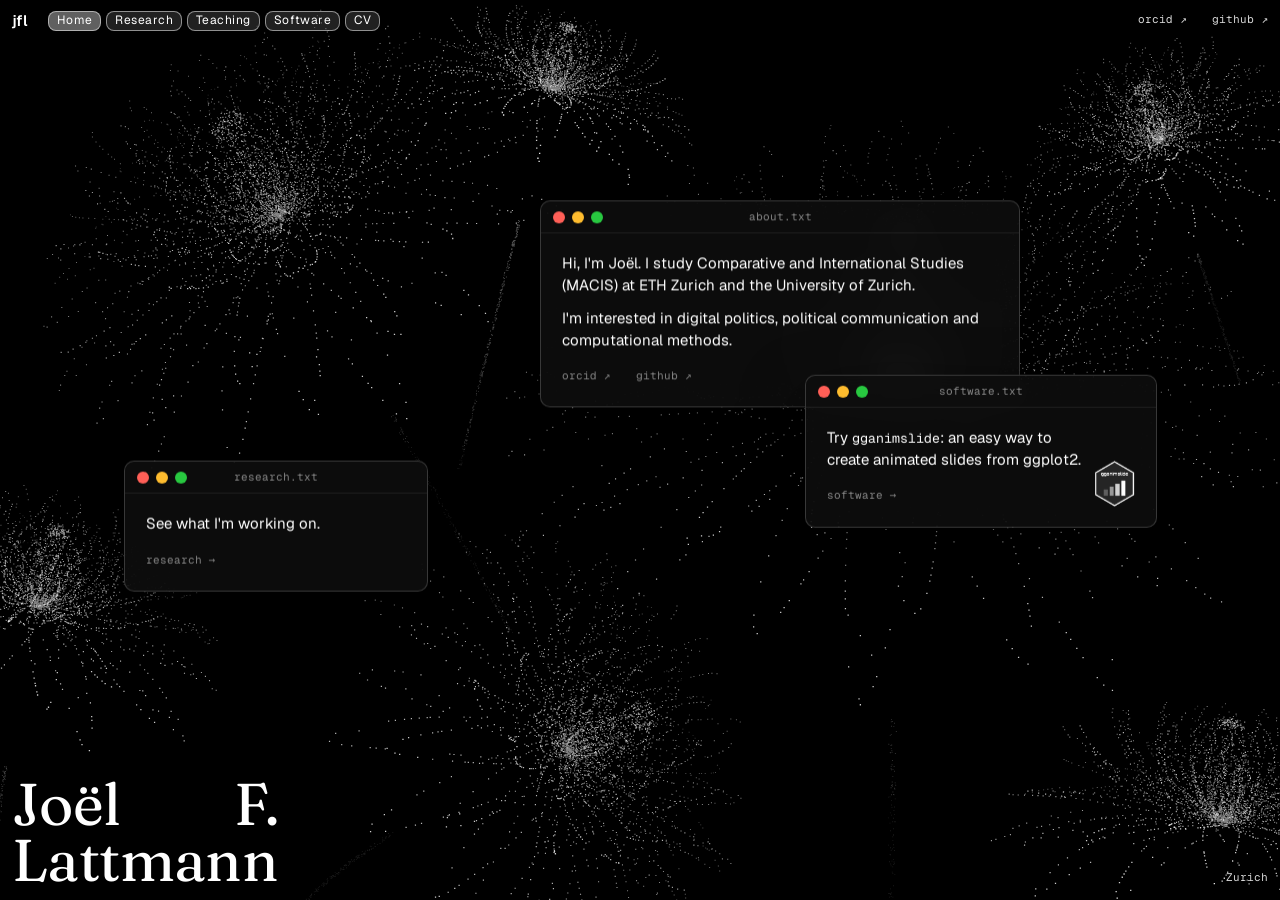
<file: index.html>
<!DOCTYPE html>
<html lang="en">
<head>
  <meta charset="UTF-8" />
  <meta name="viewport" content="width=device-width, initial-scale=1.0" />
  <title>Joël Lattmann</title>
  <meta name="description" content="Joël F. Lattmann – MA student in Comparative and International Studies at ETH Zurich and the University of Zurich, interested in digital politics, political communication and computational methods." />
  <meta name="author" content="Joël F. Lattmann" />
  <link rel="canonical" href="https://joellattmann.github.io/" />
  <meta name="theme-color" content="#000000" />
  <meta property="og:type" content="website" />
  <meta property="og:site_name" content="Joël F. Lattmann" />
  <meta property="og:title" content="Joël Lattmann" />
  <meta property="og:description" content="Joël F. Lattmann – MA student in Comparative and International Studies at ETH Zurich and the University of Zurich, interested in digital politics, political communication and computational methods." />
  <meta property="og:url" content="https://joellattmann.github.io/" />
  <meta property="og:image" content="https://joellattmann.github.io/assets/og.png" />
  <meta property="og:image:width" content="1200" />
  <meta property="og:image:height" content="630" />
  <meta name="twitter:card" content="summary_large_image" />
  <meta name="twitter:image" content="https://joellattmann.github.io/assets/og.png" />
  <link rel="icon" href="assets/favicon.svg" type="image/svg+xml" />
  <link rel="icon" href="assets/favicon-32.png" sizes="32x32" type="image/png" />
  <link rel="apple-touch-icon" href="assets/apple-touch-icon.png" />
  <link rel="preload" href="assets/fonts/geist-latin-400-normal.woff2" as="font" type="font/woff2" crossorigin />
  <link rel="stylesheet" href="style.css?v=20261122j" />
  <script type="application/ld+json">
  {"@context": "https://schema.org", "@type": "Person",
   "name": "Joël F. Lattmann", "alternateName": "Joël Frédéric Lattmann",
   "url": "https://joellattmann.github.io/",
   "affiliation": [{"@type": "CollegeOrUniversity", "name": "ETH Zurich"}, {"@type": "CollegeOrUniversity", "name": "University of Zurich"}],
   "knowsAbout": ["Digital politics", "Political communication", "Computational social science"],
   "sameAs": ["https://orcid.org/0009-0002-9551-1876", "https://github.com/joellattmann"]}
  </script>
</head>
<body>
  <header>
    <a class="mark" href="index.html">jfl</a>
    <nav>
      <a href="index.html">Home</a>
      <a href="research.html">Research</a>
      <a href="teaching.html">Teaching</a>
      <a href="software.html">Software</a>
      <a href="cv.html">CV</a>
    </nav>
  </header>
  <footer><a href="https://orcid.org/0009-0002-9551-1876">orcid ↗&#xFE0E;</a><a href="https://github.com/joellattmann">github ↗&#xFE0E;</a></footer>

  <canvas id="field" aria-hidden="true"></canvas>
  <div class="landing">
    <div class="loader"></div>
    <h1 class="name"><span class="first"><span>Joël</span><span>F.</span></span><span>Lattmann</span></h1>
    <p class="note">Zurich</p>
  </div>

  <section class="win" id="research-win" data-title="research.txt" role="dialog" aria-label="research.txt">
    <div class="win-bar">
      <div class="dots">
        <button class="dot red" data-act="close" aria-label="Close"></button>
        <button class="dot yellow" data-act="min" aria-label="Minimise"></button>
        <button class="dot green" data-act="max" aria-label="Expand"></button>
      </div>
      <span class="win-title">research.txt</span>
    </div>
    <div class="win-body">
      <p>See what I'm working on.</p>
      <p class="win-links"><a href="research.html">research →</a></p>
    </div>
  </section>
  <section class="win" id="software-win" data-title="software.txt" role="dialog" aria-label="software.txt">
    <div class="win-bar">
      <div class="dots">
        <button class="dot red" data-act="close" aria-label="Close"></button>
        <button class="dot yellow" data-act="min" aria-label="Minimise"></button>
        <button class="dot green" data-act="max" aria-label="Expand"></button>
      </div>
      <span class="win-title">software.txt</span>
    </div>
    <div class="win-body">
      <p>Try <code>gganimslide</code>: an easy way to create animated slides from ggplot2.</p>
      <p class="win-links"><a href="software.html">software →</a></p>
      <img class="win-logo" src="assets/gganimslide-logo.png" alt="gganimslide logo" />
    </div>
  </section>
  <section class="win" id="about" data-title="about.txt" role="dialog" aria-label="about.txt">
    <div class="win-bar">
      <div class="dots">
        <button class="dot red" data-act="close" aria-label="Close"></button>
        <button class="dot yellow" data-act="min" aria-label="Minimise"></button>
        <button class="dot green" data-act="max" aria-label="Expand"></button>
      </div>
      <span class="win-title">about.txt</span>
    </div>
    <div class="win-body">
      <p>Hi, I'm Joël. I study Comparative and International Studies (MACIS) at ETH Zurich and the University of Zurich.</p>
      <p>I'm interested in digital politics, political communication and computational methods.</p>
      <p class="win-links"><a href="https://orcid.org/0009-0002-9551-1876">orcid ↗&#xFE0E;</a><a href="https://github.com/joellattmann">github ↗&#xFE0E;</a></p>
    </div>
  </section>
  <div class="dock" id="dock" aria-label="Closed windows"></div>

  <script src="main.js?v=20261122j"></script>
</body>
</html>
</file>
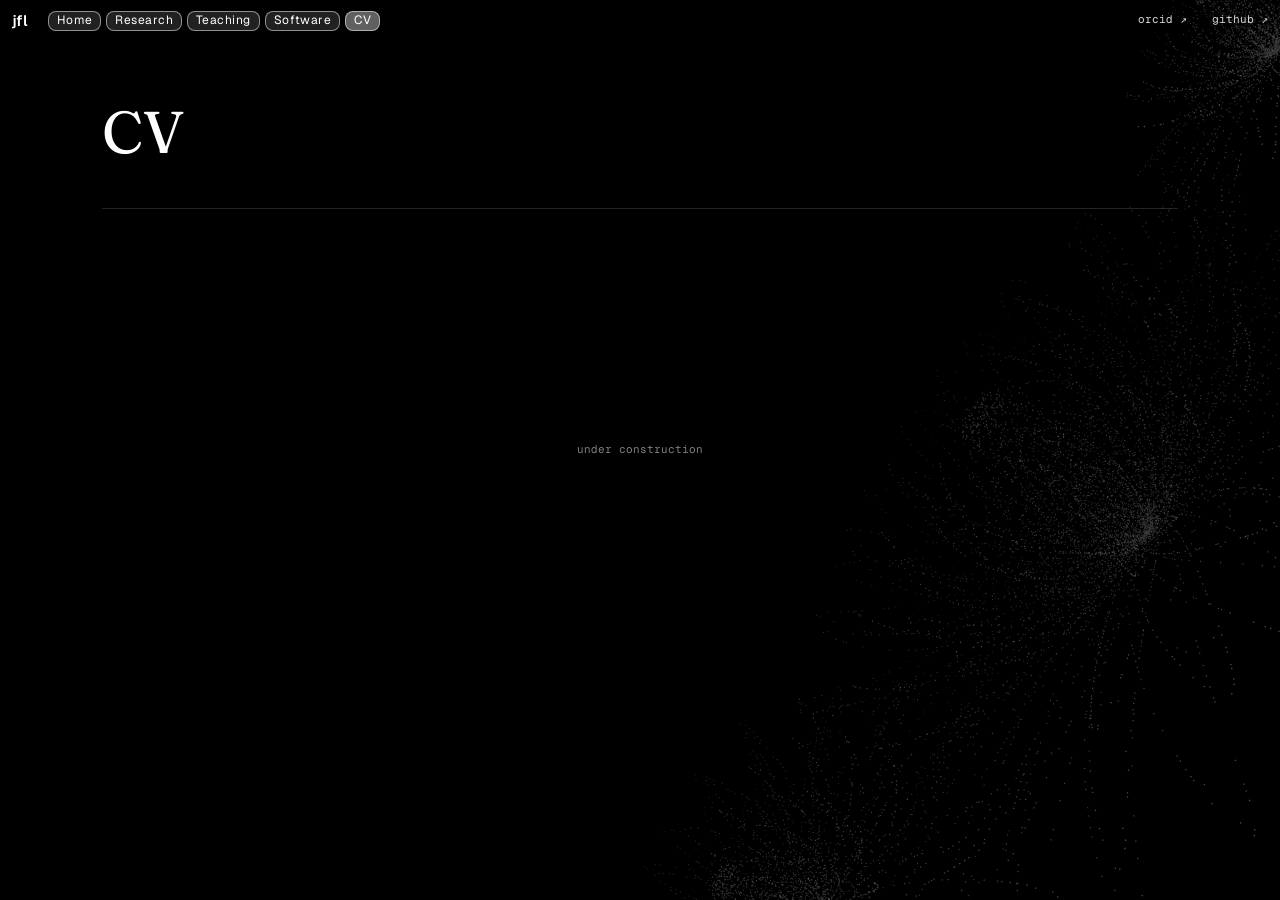
<file: cv.html>
<!DOCTYPE html>
<html lang="en">
<head>
  <meta charset="UTF-8" />
  <meta name="viewport" content="width=device-width, initial-scale=1.0" />
  <title>CV — Joël Lattmann</title>
  <meta name="description" content="CV of Joël F. Lattmann." />
  <meta name="author" content="Joël F. Lattmann" />
  <link rel="canonical" href="https://joellattmann.github.io/cv.html" />
  <meta name="theme-color" content="#000000" />
  <meta property="og:type" content="website" />
  <meta property="og:site_name" content="Joël F. Lattmann" />
  <meta property="og:title" content="CV — Joël Lattmann" />
  <meta property="og:description" content="CV of Joël F. Lattmann." />
  <meta property="og:url" content="https://joellattmann.github.io/cv.html" />
  <meta property="og:image" content="https://joellattmann.github.io/assets/og.png" />
  <meta property="og:image:width" content="1200" />
  <meta property="og:image:height" content="630" />
  <meta name="twitter:card" content="summary_large_image" />
  <meta name="twitter:image" content="https://joellattmann.github.io/assets/og.png" />
  <link rel="icon" href="assets/favicon.svg" type="image/svg+xml" />
  <link rel="icon" href="assets/favicon-32.png" sizes="32x32" type="image/png" />
  <link rel="apple-touch-icon" href="assets/apple-touch-icon.png" />
  <link rel="preload" href="assets/fonts/geist-latin-400-normal.woff2" as="font" type="font/woff2" crossorigin />
  <link rel="stylesheet" href="style.css?v=20261122j" />
</head>
<body>
  <header>
    <a class="mark" href="index.html">jfl</a>
    <nav>
      <a href="index.html">Home</a>
      <a href="research.html">Research</a>
      <a href="teaching.html">Teaching</a>
      <a href="software.html">Software</a>
      <a href="cv.html">CV</a>
    </nav>
  </header>
  <footer><a href="https://orcid.org/0009-0002-9551-1876">orcid ↗&#xFE0E;</a><a href="https://github.com/joellattmann">github ↗&#xFE0E;</a></footer>

  <canvas id="field" class="bg" data-layout="inner" aria-hidden="true"></canvas>
  <main>
    <h1 class="page-title">CV</h1>
    <hr class="rule" />
    <p class="wip">under construction</p>
  </main>

  <script src="main.js?v=20261122j"></script>
</body>
</html>
</file>
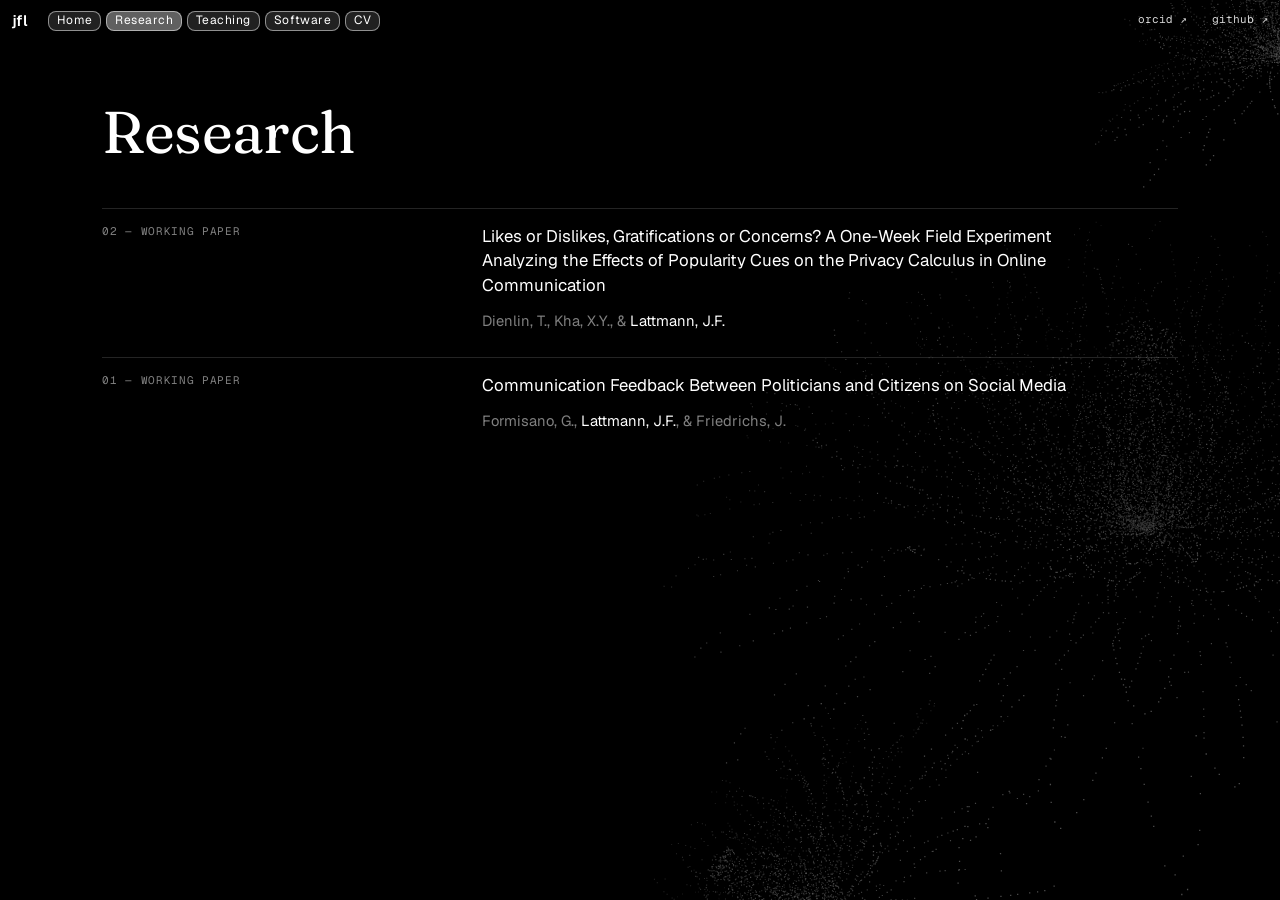
<file: research.html>
<!DOCTYPE html>
<html lang="en">
<head>
  <meta charset="UTF-8" />
  <meta name="viewport" content="width=device-width, initial-scale=1.0" />
  <title>Research — Joël Lattmann</title>
  <meta name="description" content="Working papers by Joël F. Lattmann on digital politics and political communication." />
  <meta name="author" content="Joël F. Lattmann" />
  <link rel="canonical" href="https://joellattmann.github.io/research.html" />
  <meta name="theme-color" content="#000000" />
  <meta property="og:type" content="website" />
  <meta property="og:site_name" content="Joël F. Lattmann" />
  <meta property="og:title" content="Research — Joël Lattmann" />
  <meta property="og:description" content="Working papers by Joël F. Lattmann on digital politics and political communication." />
  <meta property="og:url" content="https://joellattmann.github.io/research.html" />
  <meta property="og:image" content="https://joellattmann.github.io/assets/og.png" />
  <meta property="og:image:width" content="1200" />
  <meta property="og:image:height" content="630" />
  <meta name="twitter:card" content="summary_large_image" />
  <meta name="twitter:image" content="https://joellattmann.github.io/assets/og.png" />
  <link rel="icon" href="assets/favicon.svg" type="image/svg+xml" />
  <link rel="icon" href="assets/favicon-32.png" sizes="32x32" type="image/png" />
  <link rel="apple-touch-icon" href="assets/apple-touch-icon.png" />
  <link rel="preload" href="assets/fonts/geist-latin-400-normal.woff2" as="font" type="font/woff2" crossorigin />
  <link rel="stylesheet" href="style.css?v=20261122j" />
</head>
<body>
  <header>
    <a class="mark" href="index.html">jfl</a>
    <nav>
      <a href="index.html">Home</a>
      <a href="research.html">Research</a>
      <a href="teaching.html">Teaching</a>
      <a href="software.html">Software</a>
      <a href="cv.html">CV</a>
    </nav>
  </header>
  <footer><a href="https://orcid.org/0009-0002-9551-1876">orcid ↗&#xFE0E;</a><a href="https://github.com/joellattmann">github ↗&#xFE0E;</a></footer>

  <canvas id="field" class="bg" data-layout="inner" aria-hidden="true"></canvas>
  <main>
    <h1 class="page-title">Research</h1>

    <article class="entry pub">
      <div>
        <p class="label">02 — Working paper</p>
      </div>
      <div>
        <p class="pub-title">Likes or Dislikes, Gratifications or Concerns? A One-Week Field Experiment Analyzing the Effects of Popularity Cues on the Privacy Calculus in Online Communication</p>
        <p class="pub-authors">Dienlin, T., Kha, X.Y., &amp; <b>Lattmann, J.F.</b></p>
      </div>
    </article>

    <article class="entry pub">
      <div>
        <p class="label">01 — Working paper</p>
      </div>
      <div>
        <p class="pub-title">Communication Feedback Between Politicians and Citizens on Social Media</p>
        <p class="pub-authors">Formisano, G., <b>Lattmann, J.F.</b>, &amp; Friedrichs, J.</p>
      </div>
    </article>
  </main>

  <script src="main.js?v=20261122j"></script>
</body>
</html>
</file>
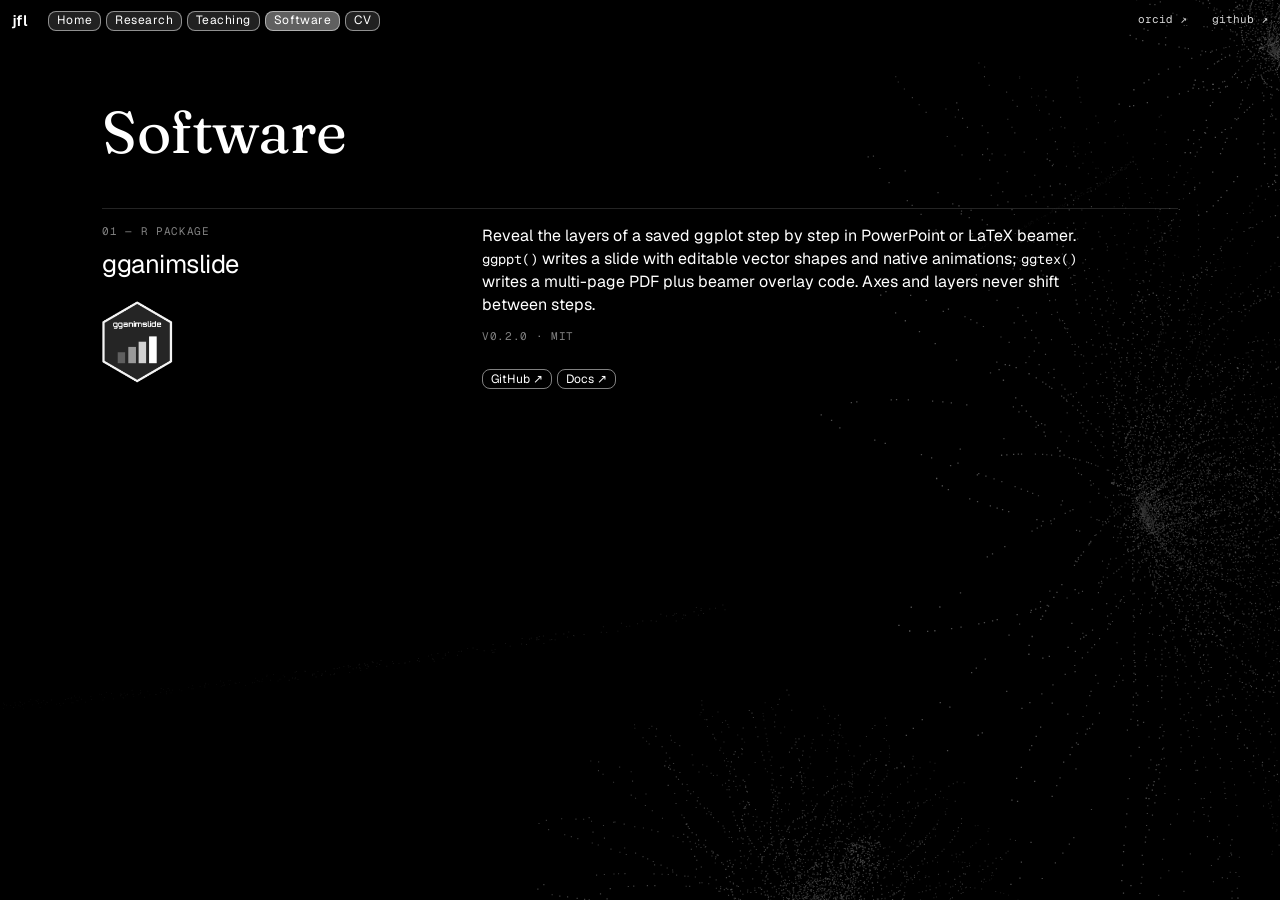
<file: software.html>
<!DOCTYPE html>
<html lang="en">
<head>
  <meta charset="UTF-8" />
  <meta name="viewport" content="width=device-width, initial-scale=1.0" />
  <title>Software — Joël Lattmann</title>
  <meta name="description" content="Open-source software by Joël F. Lattmann, including the R package gganimslide." />
  <meta name="author" content="Joël F. Lattmann" />
  <link rel="canonical" href="https://joellattmann.github.io/software.html" />
  <meta name="theme-color" content="#000000" />
  <meta property="og:type" content="website" />
  <meta property="og:site_name" content="Joël F. Lattmann" />
  <meta property="og:title" content="Software — Joël Lattmann" />
  <meta property="og:description" content="Open-source software by Joël F. Lattmann, including the R package gganimslide." />
  <meta property="og:url" content="https://joellattmann.github.io/software.html" />
  <meta property="og:image" content="https://joellattmann.github.io/assets/og.png" />
  <meta property="og:image:width" content="1200" />
  <meta property="og:image:height" content="630" />
  <meta name="twitter:card" content="summary_large_image" />
  <meta name="twitter:image" content="https://joellattmann.github.io/assets/og.png" />
  <link rel="icon" href="assets/favicon.svg" type="image/svg+xml" />
  <link rel="icon" href="assets/favicon-32.png" sizes="32x32" type="image/png" />
  <link rel="apple-touch-icon" href="assets/apple-touch-icon.png" />
  <link rel="preload" href="assets/fonts/geist-latin-400-normal.woff2" as="font" type="font/woff2" crossorigin />
  <link rel="stylesheet" href="style.css?v=20261122j" />
</head>
<body>
  <header>
    <a class="mark" href="index.html">jfl</a>
    <nav>
      <a href="index.html">Home</a>
      <a href="research.html">Research</a>
      <a href="teaching.html">Teaching</a>
      <a href="software.html">Software</a>
      <a href="cv.html">CV</a>
    </nav>
  </header>
  <footer><a href="https://orcid.org/0009-0002-9551-1876">orcid ↗&#xFE0E;</a><a href="https://github.com/joellattmann">github ↗&#xFE0E;</a></footer>

  <canvas id="field" class="bg" data-layout="inner" aria-hidden="true"></canvas>
  <main>
    <h1 class="page-title">Software</h1>

    <article class="entry">
      <div>
        <p class="label">01 — R package</p>
        <a class="entry-link" href="https://joellattmann.github.io/gganimslide/" aria-label="gganimslide documentation">
          <h2>gganimslide <span class="arrow">↗&#xFE0E;</span></h2>
          <img src="assets/gganimslide-logo.png" alt="gganimslide logo" />
        </a>
      </div>
      <div>
        <p>Reveal the layers of a saved ggplot step by step in PowerPoint or LaTeX beamer. <code>ggppt()</code> writes a slide with editable vector shapes and native animations; <code>ggtex()</code> writes a multi-page PDF plus beamer overlay code. Axes and layers never shift between steps.</p>
        <p class="label">v0.2.0 · MIT</p>
        <div class="links">
          <a href="https://github.com/joellattmann/gganimslide">GitHub ↗&#xFE0E;</a>
          <a href="https://joellattmann.github.io/gganimslide/">Docs ↗&#xFE0E;</a>
        </div>
      </div>
    </article>
  </main>

  <script src="main.js?v=20261122j"></script>
</body>
</html>
</file>
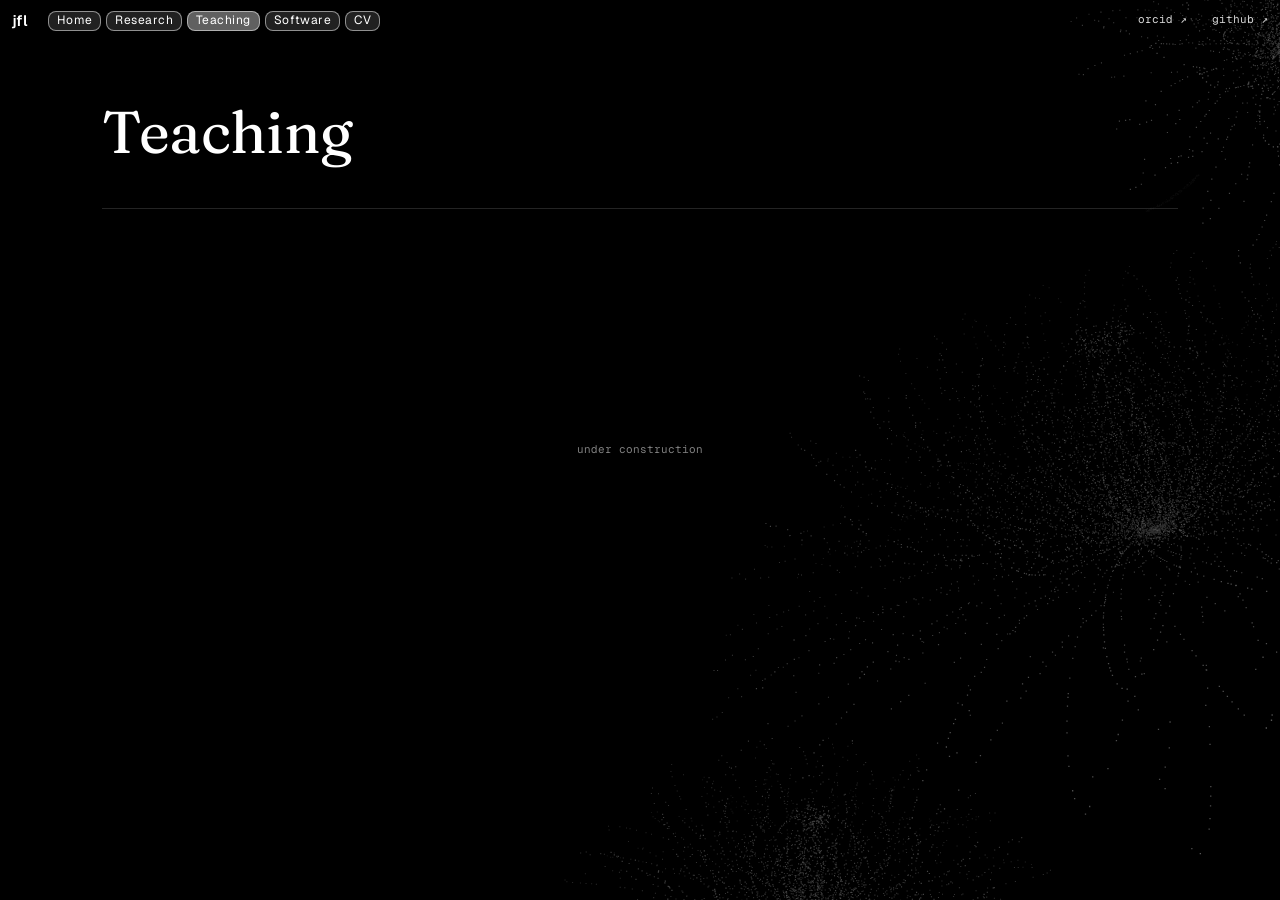
<file: teaching.html>
<!DOCTYPE html>
<html lang="en">
<head>
  <meta charset="UTF-8" />
  <meta name="viewport" content="width=device-width, initial-scale=1.0" />
  <title>Teaching — Joël Lattmann</title>
  <meta name="description" content="Teaching by Joël F. Lattmann at the University of Zurich." />
  <meta name="author" content="Joël F. Lattmann" />
  <link rel="canonical" href="https://joellattmann.github.io/teaching.html" />
  <meta name="theme-color" content="#000000" />
  <meta property="og:type" content="website" />
  <meta property="og:site_name" content="Joël F. Lattmann" />
  <meta property="og:title" content="Teaching — Joël Lattmann" />
  <meta property="og:description" content="Teaching by Joël F. Lattmann at the University of Zurich." />
  <meta property="og:url" content="https://joellattmann.github.io/teaching.html" />
  <meta property="og:image" content="https://joellattmann.github.io/assets/og.png" />
  <meta property="og:image:width" content="1200" />
  <meta property="og:image:height" content="630" />
  <meta name="twitter:card" content="summary_large_image" />
  <meta name="twitter:image" content="https://joellattmann.github.io/assets/og.png" />
  <link rel="icon" href="assets/favicon.svg" type="image/svg+xml" />
  <link rel="icon" href="assets/favicon-32.png" sizes="32x32" type="image/png" />
  <link rel="apple-touch-icon" href="assets/apple-touch-icon.png" />
  <link rel="preload" href="assets/fonts/geist-latin-400-normal.woff2" as="font" type="font/woff2" crossorigin />
  <link rel="stylesheet" href="style.css?v=20261122j" />
</head>
<body>
  <header>
    <a class="mark" href="index.html">jfl</a>
    <nav>
      <a href="index.html">Home</a>
      <a href="research.html">Research</a>
      <a href="teaching.html">Teaching</a>
      <a href="software.html">Software</a>
      <a href="cv.html">CV</a>
    </nav>
  </header>
  <footer><a href="https://orcid.org/0009-0002-9551-1876">orcid ↗&#xFE0E;</a><a href="https://github.com/joellattmann">github ↗&#xFE0E;</a></footer>

  <canvas id="field" class="bg" data-layout="inner" aria-hidden="true"></canvas>
  <main>
    <h1 class="page-title">Teaching</h1>
    <hr class="rule" />
    <p class="wip">under construction</p>
  </main>

  <script src="main.js?v=20261122j"></script>
</body>
</html>
</file>
<file: style.css>
@font-face { font-family: "Geist"; src: url("assets/fonts/geist-latin-400-normal.woff2") format("woff2"); font-weight: 400; font-display: block; }
@font-face { font-family: "Geist"; src: url("assets/fonts/geist-latin-600-normal.woff2") format("woff2"); font-weight: 600; font-display: block; }
@font-face { font-family: "Geist Mono"; src: url("assets/fonts/geist-mono-latin-400-normal.woff2") format("woff2"); font-weight: 400; font-display: block; }
@font-face { font-family: "Fraunces"; src: url("assets/fonts/fraunces-latin-400-normal.woff2") format("woff2"); font-weight: 400; font-display: block; }

:root {
  --bg: #000;
  --fg: #fff;
  --dim: rgba(255, 255, 255, 0.5);
  --faint: rgba(255, 255, 255, 0.14);
  --pill: #606060;
  --sans: "Geist", "Helvetica Neue", Arial, sans-serif;
  --display: "Fraunces", Georgia, serif;
  --mono: "Geist Mono", ui-monospace, Menlo, monospace;
}

* { margin: 0; padding: 0; box-sizing: border-box; }

html, body { background: var(--bg); }

body {
  min-height: 100vh;
  color: var(--fg);
  font-family: var(--sans);
  font-size: 16px;
  font-weight: 400;
  line-height: 1.45;
  -webkit-font-smoothing: antialiased;
}

::selection { background: var(--fg); color: var(--bg); }

a { color: inherit; }

/* ---------- top bar ---------- */
header {
  position: fixed;
  top: 0.6rem;
  left: 0.75rem;
  right: 0.75rem;
  z-index: 10;
  display: flex;
  align-items: center;
  gap: 0.75rem;
}

.mark {
  font-weight: 600;
  font-size: 0.95rem;
  letter-spacing: -0.01em;
  text-decoration: none;
  margin-right: 0.5rem;
}

nav { display: flex; gap: 0.3rem; flex-wrap: wrap; }

nav a {
  display: flex;
  align-items: center;
  height: 1.25rem;
  padding: 0 0.5rem;
  font-size: 12px;
  letter-spacing: 0.04em;
  text-decoration: none;
  border: 1px solid var(--dim);
  border-radius: 0.5rem;
  background: rgba(96, 96, 96, 0.35);
  transition: background 0.15s;
}
nav a:hover, nav a.active { background: var(--pill); }

/* ---------- landing ---------- */
#field {
  position: fixed;
  inset: 0;
  width: 100%;
  height: 100%;
  z-index: 0;
}

#field.bg { opacity: 0.38; }
main { position: relative; z-index: 1; }

.landing {
  position: fixed;
  inset: 0;
  z-index: 1;
  pointer-events: none;
}

.landing .name {
  position: absolute;
  left: 0.75rem;
  bottom: 0.75rem;
  font-family: var(--display);
  font-weight: 400;
  font-size: clamp(2rem, 4.6vw, 4rem);
  letter-spacing: -0.01em;
  line-height: 0.95;
  opacity: 0;
  animation: rise 1.2s 0.9s cubic-bezier(.2,.7,.2,1) forwards;
  display: inline-block;
}
.landing .name span { display: block; }
.landing .name .first { display: flex; justify-content: space-between; }

.landing .note {
  position: absolute;
  right: 0.75rem;
  bottom: 0.9rem;
  font-family: var(--mono);
  font-size: 11px;
  color: rgba(255, 255, 255, 0.85);
  text-shadow: 0 0 6px #000, 0 0 12px #000;
  text-align: right;
  opacity: 0;
  animation: fade 0.8s 1.6s forwards;
}

.loader {
  position: absolute;
  left: 50%;
  bottom: 8%;
  width: 8.5rem;
  height: 1px;
  margin-left: -4.25rem;
  background: var(--faint);
  overflow: hidden;
  animation: fade 0.4s 1s reverse forwards;
}
.loader::after {
  content: "";
  position: absolute;
  inset: 0;
  background: var(--fg);
  transform-origin: left;
  transform: scaleX(0);
  animation: load 0.9s ease-out forwards;
}

@keyframes load { to { transform: scaleX(1); } }
@keyframes fade { from { opacity: 0; } to { opacity: 1; } }
@keyframes rise { from { opacity: 0; transform: translateY(12px); } to { opacity: 1; transform: none; } }

/* ---------- inner pages ---------- */
main {
  padding: 6.5rem clamp(1.25rem, 8vw, 9rem) 6rem;
  max-width: 1500px;
}

.rule {
  border: 0;
  border-top: 1px solid var(--faint);
  transform-origin: left;
  animation: draw 0.9s 0.15s cubic-bezier(.6,0,.2,1) both;   /* same line-draw as the entries */
}
@keyframes draw { from { transform: scaleX(0); } to { transform: scaleX(1); } }

.page-title {
  font-family: var(--display);
  font-weight: 400;
  font-size: clamp(2rem, 4.6vw, 4rem);
  letter-spacing: -0.01em;
  line-height: 0.95;
  margin-bottom: 3rem;
}

.label {
  font-family: var(--mono);
  font-size: 11px;
  color: var(--dim);
  text-transform: uppercase;
  letter-spacing: 0.06em;
}

.wip {
  position: fixed;
  z-index: 1;
  left: 50%;
  top: 50%;
  transform: translate(-50%, -50%);
  font-family: var(--mono);
  font-size: 11px;
  color: var(--dim);
}

/* software entry: index-style grid */
.entry {
  position: relative;
  display: grid;
  grid-template-columns: 1fr 2fr;
  gap: 1.5rem 2rem;
  padding-top: 1rem;
}
/* divider line drawn as a pseudo-element so it can animate */
.entry::before {
  content: "";
  position: absolute;
  left: 0; right: 0; top: 0;
  height: 1px;
  background: var(--faint);
  transform-origin: left;
}

/* scroll reveal: line draws left to right, then the row fades up */
.js-reveal .entry::before { transform: scaleX(0); transition: transform 0.9s cubic-bezier(.6,0,.2,1); }
.js-reveal .entry > * { opacity: 0; transform: translateY(14px); transition: opacity 0.7s ease, transform 0.7s cubic-bezier(.2,.7,.2,1); }
.js-reveal .entry > *:nth-child(2) { transition-delay: 0.1s; }
.js-reveal .entry.in::before { transform: scaleX(1); }
.js-reveal .entry.in > * { opacity: 1; transform: none; transition-delay: 0.35s; }
.js-reveal .entry.in > *:nth-child(2) { transition-delay: 0.45s; }

.entry h2 {
  font-family: var(--sans);
  font-weight: 400;
  font-size: 1.6rem;
  letter-spacing: -0.02em;
  margin: 0.4rem 0 1rem;
}

.entry img {
  width: 72px;
  display: block;
  filter: grayscale(1) contrast(1.1);
  transition: filter 0.3s;
}
.entry:hover img { filter: none; }

.entry p { max-width: 38rem; }
.entry p + p { margin-top: 0.8rem; }

code { font-family: var(--mono); font-size: 0.85em; }

pre {
  margin-top: 1.5rem;
  padding: 1rem 0;
  border-top: 1px solid var(--faint);
  border-bottom: 1px solid var(--faint);
  font-family: var(--mono);
  font-size: 12.5px;
  line-height: 1.7;
  overflow-x: auto;
}
pre .c { color: var(--dim); }

.links { display: flex; gap: 0.3rem; margin-top: 1.5rem; }
.links a {
  height: 1.25rem;
  display: flex;
  align-items: center;
  padding: 0 0.5rem;
  font-size: 12px;
  text-decoration: none;
  border: 1px solid var(--dim);
  border-radius: 0.5rem;
  transition: background 0.15s, color 0.15s;
}
.links a:hover { background: var(--fg); color: var(--bg); }

footer {
  position: fixed;
  right: 0.75rem;
  top: 0.75rem;
  z-index: 10;
  font-family: var(--mono);
  font-size: 11px;
  color: var(--dim);
}
footer { display: flex; gap: 1.6rem; }
footer a {
  text-decoration: none;
  color: rgba(255, 255, 255, 0.85);
  text-shadow: 0 0 6px #000, 0 0 12px #000;
}
footer a:hover { color: #fff; }

/* ---------- windows ---------- */
.win {
  --x: 50%; --y: 42%; --w: 30rem; --delay: 1.9s;
  position: fixed;
  z-index: 5;
  left: var(--x);
  top: var(--y);
  width: min(var(--w), calc(100vw - 2rem));
  transform: translate(-50%, -50%);
  background: rgba(14, 14, 14, 0.86);
  backdrop-filter: blur(14px);
  -webkit-backdrop-filter: blur(14px);
  border: 1px solid rgba(255, 255, 255, 0.18);
  border-radius: 10px;
  box-shadow: 0 24px 60px rgba(0, 0, 0, 0.6);
  overflow: hidden;
  opacity: 0;
  animation: pop 0.5s var(--delay) cubic-bezier(.2,.8,.2,1) forwards;
  transition: width 0.35s cubic-bezier(.2,.8,.2,1);
}
/* desktop: research sits below-left of about (no overlap), software overlaps about's bottom-right corner in front */
#about { --x: calc(50% + 140px); --y: calc(50% - 146px); }
#research-win { --x: max(calc(50% - 364px), 10.5rem); --y: calc(50% + 76px); --w: 19rem; --delay: 1.7s; z-index: 3; }
#software-win { --x: min(calc(50% + 341px), calc(100% - 12rem)); --y: calc(50% + 1px); --w: 22rem; --delay: 2.05s; z-index: 7; }

.win.closed { display: none; }
.win.min .win-body { display: none; }
.win.max { width: min(calc(var(--w) * 1.45), calc(100vw - 2rem)); }
.win.max .win-body { min-height: 13rem; display: flex; flex-direction: column; }   /* bigger box, same text size */
.win.max .win-body .win-links { margin-top: auto; padding-top: 1.1rem; }
.win-more { display: none; }                      /* extra content shown only when expanded */
.win.max .win-more { display: block; margin-top: 0.7rem; }

@keyframes pop {
  from { opacity: 0; transform: translate(-50%, -46%) scale(0.97); }
  to   { opacity: 1; transform: translate(-50%, -50%) scale(1); }
}
.win.shown { animation: none; opacity: 1; }

.win-bar {
  position: relative;
  height: 2rem;
  display: flex;
  align-items: center;
  padding: 0 0.75rem;
  border-bottom: 1px solid rgba(255, 255, 255, 0.08);
  cursor: grab;
  user-select: none;
  touch-action: none;
}
.win.min .win-bar { border-bottom: 0; }
.win-bar:active { cursor: grabbing; }

.dots { display: flex; gap: 0.45rem; z-index: 1; }
.dot {
  width: 12px;
  height: 12px;
  border-radius: 50%;
  border: 0;
  padding: 0;
  cursor: pointer;
}
.red { background: #ff5f57; }
.yellow { background: #febc2e; }
.green { background: #28c840; }
.dots:hover .dot { filter: brightness(0.9); }

.win-title {
  position: absolute;
  inset: 0;
  display: flex;
  align-items: center;
  justify-content: center;
  font-family: var(--mono);
  font-size: 11px;
  color: var(--dim);
  pointer-events: none;
}

.win-body { padding: 1.2rem 1.3rem 1.4rem; font-size: 15px; transition: font-size 0.3s, padding 0.3s; }
.win-body p + p { margin-top: 0.7rem; }
.win-body .win-links {
  margin-top: 1.1rem;
  display: flex;
  gap: 1.6rem;
  font-family: var(--mono);
  font-size: 11px;
}
.win-links a { color: var(--dim); text-decoration: none; }
.win-links a:hover { color: var(--fg); }
.win-body code { font-family: var(--mono); font-size: 0.88em; color: var(--fg); }

.win-body { position: relative; }
.win-logo {
  position: absolute;
  right: 1.3rem;
  bottom: 1.25rem;
  width: 40px;
  filter: grayscale(1) contrast(1.1);
  transition: filter 0.3s, width 0.3s;
}
#software-win .win-body > p:first-child { padding-right: 3.2rem; }   /* keep text clear of the logo */
.win:hover .win-logo { filter: none; }

/* dock for closed windows */
.dock {
  position: fixed;
  z-index: 6;
  left: 50%;
  bottom: 0.9rem;
  transform: translateX(-50%);
  display: flex;
  gap: 0.3rem;
}
.dock button {
  height: 1.25rem;
  padding: 0 0.5rem;
  font-family: var(--mono);
  font-size: 11px;
  color: var(--fg);
  background: rgba(40, 40, 40, 0.85);
  backdrop-filter: blur(8px);
  -webkit-backdrop-filter: blur(8px);
  border: 1px solid var(--dim);
  border-radius: 0.5rem;
  cursor: pointer;
}
.dock button:hover { background: var(--pill); }

/* mobile: stack windows, minimised ones go to the bottom-right corner */
@media (max-width: 700px) {
  .win, #about { --x: 50%; --y: 46%; }
  #research-win { --x: 42%; --y: 25%; --w: 16rem; }
  #software-win { --x: 56%; --y: 69%; --w: 17rem; --delay: 1.75s; z-index: 4; }
  #research-win { --delay: 1.6s; --y: 20%; }
  .win.min {
    left: auto !important;
    top: auto !important;
    right: 0.75rem;
    bottom: calc(0.75rem + var(--dock, 0px) + var(--stack, 0) * 2.5rem);
    width: 11.5rem;
    transform: none;
  }
  .win.min .win-title { justify-content: flex-end; padding-right: 0.8rem; }
  .win.max { width: calc(100vw - 1rem); }
  .dock {
    left: auto;
    right: 0.75rem;
    transform: none;
    flex-direction: column-reverse;   /* about at the bottom, then research, then software */
    align-items: flex-end;
  }
}

/* ---------- research ---------- */
.entry.pub { padding-bottom: 1.6rem; }
.entry.pub + .entry.pub { margin-top: 0; }
.pub-title { font-size: 1.05rem; max-width: 40rem; }
.pub-authors { margin-top: 0.4rem; color: var(--dim); font-size: 0.92rem; }
.pub-authors b { color: var(--fg); font-weight: 400; }

@media (max-width: 700px) {
  .entry { grid-template-columns: 1fr; }
  footer { display: none; }
  .landing .note { display: none; }
}

@media (prefers-reduced-motion: reduce) {
  .js-reveal .entry::before, .js-reveal .entry > * { transform: none !important; opacity: 1 !important; transition: none !important; }
  .landing .name, .landing .note { animation: none; opacity: 1; }
  .loader { display: none; }
  .win { animation: none; opacity: 1; }
}

/* ---------- page transitions ---------- */
@view-transition { navigation: auto; }
header { view-transition-name: site-header; }
footer { view-transition-name: site-links; }
::view-transition-old(root),
::view-transition-new(root) { animation-duration: 0.35s; animation-timing-function: ease; }
@supports not (view-transition-name: none) {
  main, .landing, #field { animation: fade 0.45s ease both; }
}

/* ---------- hover detail ---------- */
.entry .label, .entry h2, .entry .pub-title { transition: color 0.25s, transform 0.25s; }
.entry:hover .label { color: var(--fg); }
.entry:hover h2, .entry:hover .pub-title { transform: translateX(6px); }

.entry-link { display: inline-block; color: inherit; text-decoration: none; }
.entry-link .arrow {
  display: inline-block;
  font-size: 0.7em;
  opacity: 0;
  transform: translate(-4px, 2px);
  transition: opacity 0.25s, transform 0.25s;
}
.entry-link:hover .arrow { opacity: 1; transform: translate(0, -2px); }

/* ---------- 404 ---------- */
#field[data-layout="wilted"] { opacity: 1; }
.lost .wip { top: 84%; }
.lost .wip a { color: var(--fg); text-underline-offset: 3px; }

/* small phones: keep the menu on one line */
@media (max-width: 400px) {
  header { gap: 0.4rem; left: 0.6rem; }
  .mark { margin-right: 0.15rem; }
  nav { gap: 0.25rem; flex-wrap: nowrap; }
  nav a { padding: 0 0.4rem; font-size: 11px; }
}
</file>
